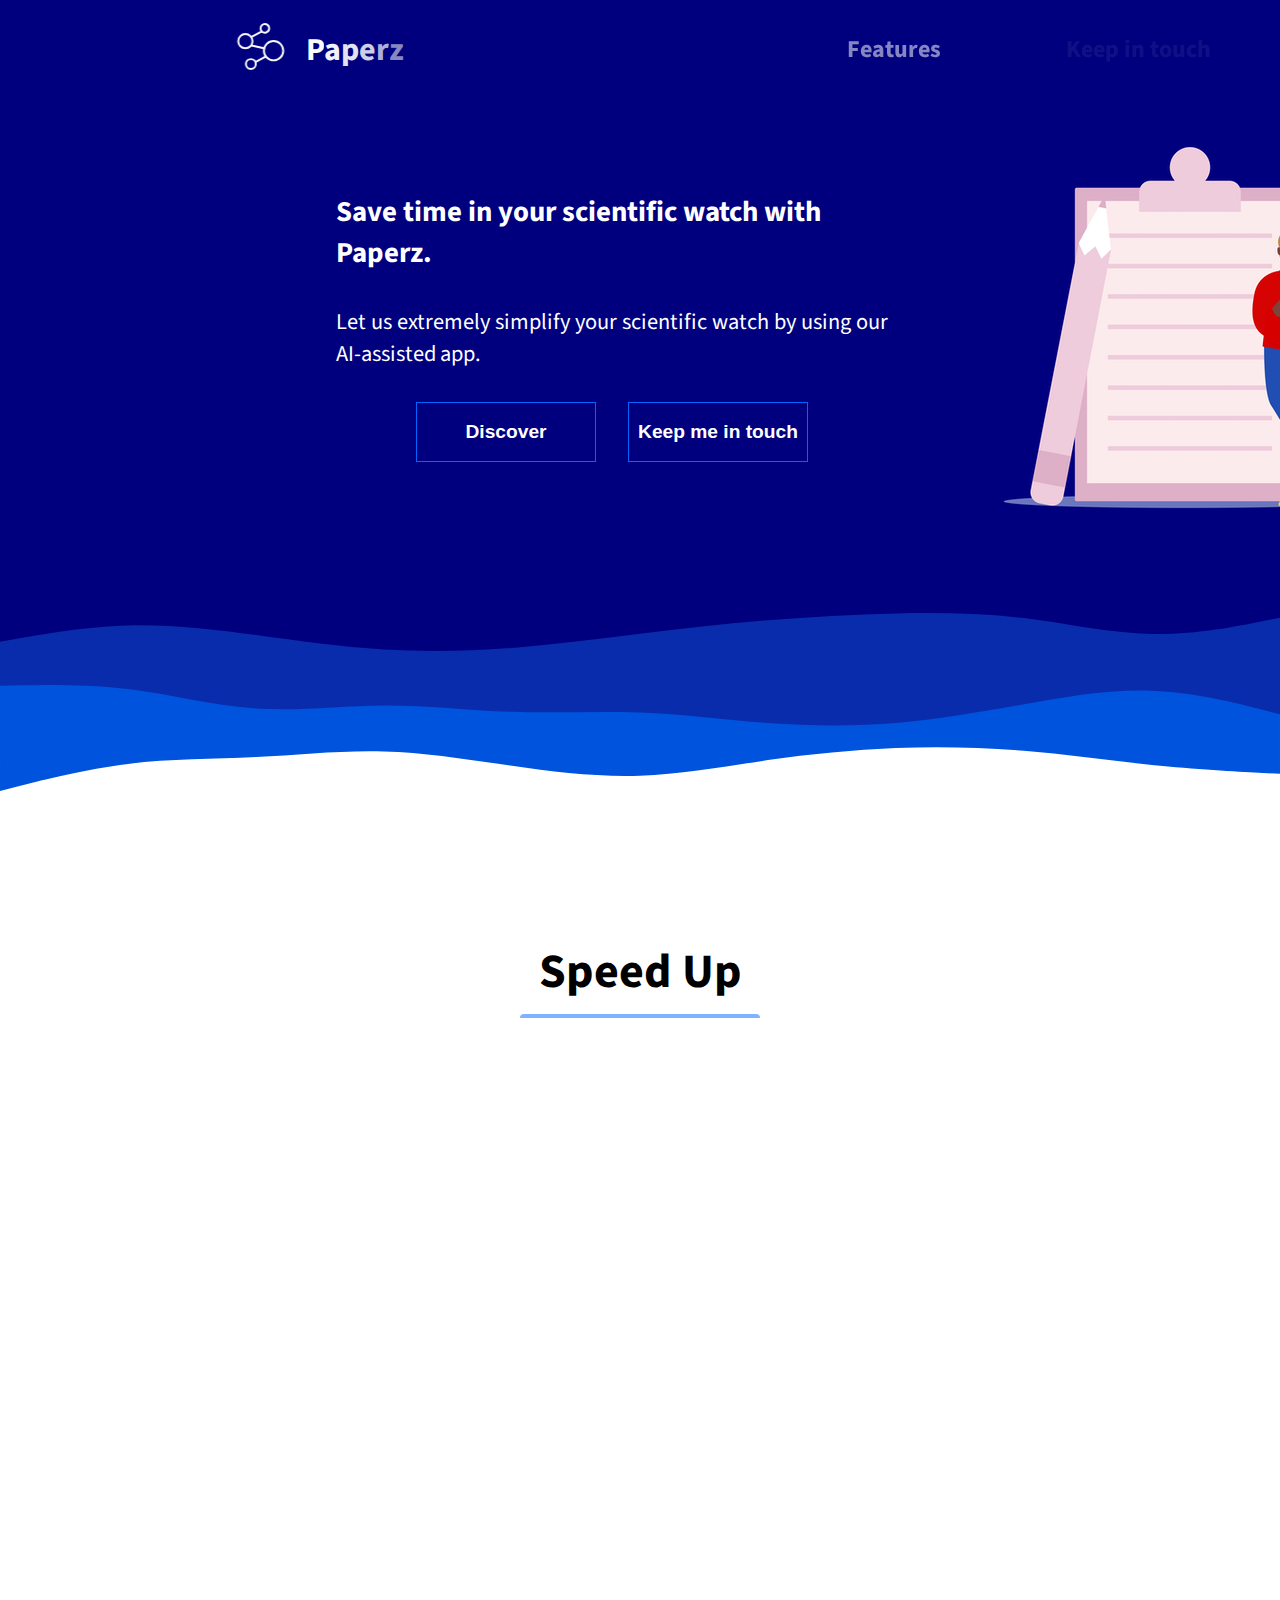
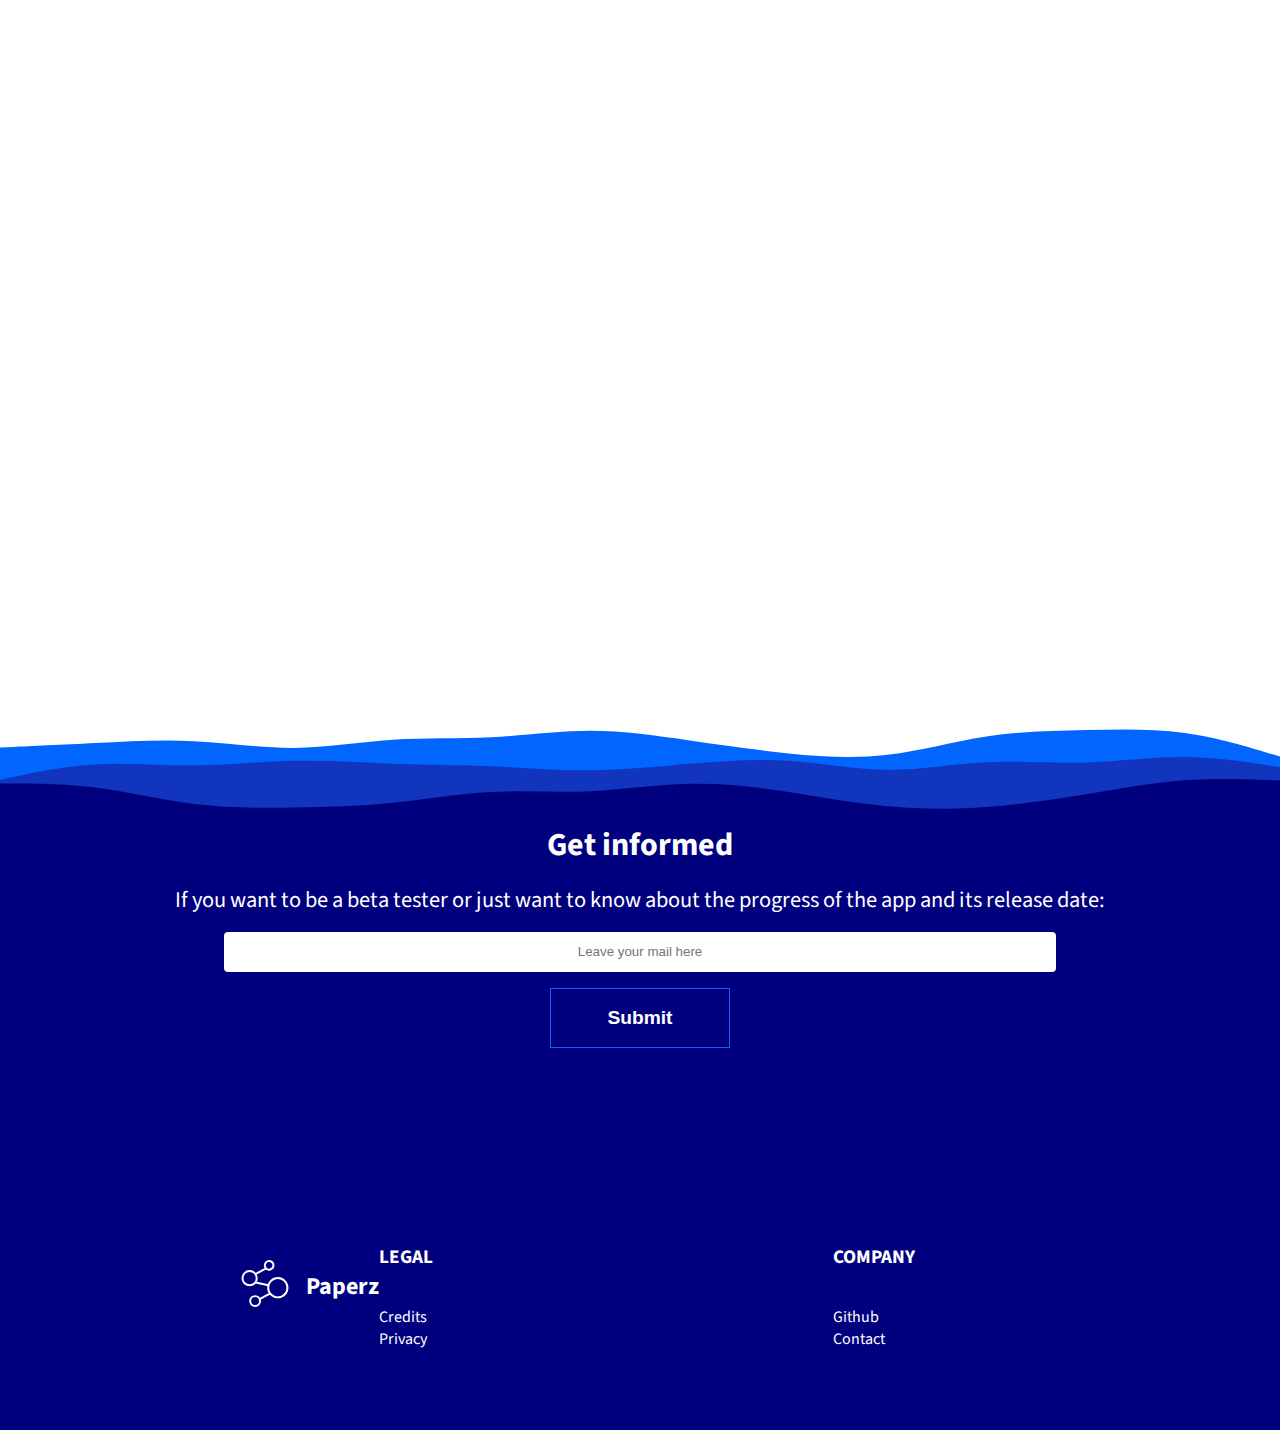
<file: index.html>
<!DOCTYPE html>
<html lang="en">
<head>
	<meta charset="UTF-8">
	<meta http-equiv="X-UA-Compatible" content="IE=edge">
	<meta name="viewport" content="width=device-width, initial-scale=1.0">
	<link rel="stylesheet" href="style/style.css">
	<link href="https://unpkg.com/aos@2.3.1/dist/aos.css" rel="stylesheet">
	<link rel="icon" href="assets/favicon.ico" />
	<script src="https://unpkg.com/aos@2.3.1/dist/aos.js"></script>
	<script>
		document.addEventListener('DOMContentLoaded', function() {
		  AOS.init();
		});
	</script>
	<title>Paperz</title>
</head>
<body class="gradient">
	<div id="app">
		<nav id="header" class="fixed-nav bg-dark-blue progressive">
			<div class="head-nav-mobile">
				<div class="brand-container">
					<a href="#home">
						<div class="logo-container">
							<img id="logo" class="logo" src="assets/images/paperz_logo_white.svg" alt="logo de Paperz" height="50px" width="50px" />
						</div>
						<div id="brand-name" class="brand text-white">
							<span>P</span><span>a</span><span>p</span><span>e</span><span>r</span><span>z</span>
						</div>
					</a>
				</div>
				<div id="burger">
					<svg id="burger-svg" class="burger-svg-white" version="1.1" xmlns="http://www.w3.org/2000/svg" xmlns:xlink="http://www.w3.org/1999/xlink" x="0px" y="0px" width="34px" height="27px" viewBox="0 0 34 27" enable-background="new 0 0 34 27" xml:space="preserve">
						<rect  width="34" height="4"/>
						<rect y="11" width="34" height="4"/>
						<rect y="23" width="34" height="4"/>
					</svg>
				</div>
			</div>
			<div id="menu" class="buttons-container">
				<a href="#features" class="nav-buttons text-white">Features</a>
				<a href="#contact" class="nav-buttons text-white">Keep in touch</a>
			</div>
		</nav>
		<div id="home" class="text-white">
			<div class="home-container bg-dark-blue">
				<article class="article-text">
					<h1>Save time in your scientific watch with Paperz.</h1>
					<p>Let us extremely simplify your scientific watch by using our AI-assisted app.</p> 
					<div class="home-buttons-container">
						<a href="#features">
							<div class="container">
								<div class="center">
								<button class="btn">
									<svg width="180px" height="60px" viewBox="0 0 180 60" class="border">
									<polyline points="179,1 179,59 1,59 1,1 179,1" class="bg-line" />
									<polyline points="179,1 179,59 1,59 1,1 179,1" class="hl-line" />
									</svg>
									<span>Discover</span>
								</button>
								</div>
							</div>
						</a>
						<a href="#contact">
							<div class="container">
								<div class="center">
								<button class="btn">
									<svg width="180px" height="60px" viewBox="0 0 180 60" class="border">
									<polyline points="179,1 179,59 1,59 1,1 179,1" class="bg-line" />
									<polyline points="179,1 179,59 1,59 1,1 179,1" class="hl-line" />
									</svg>
									<span>Keep me in touch</span>
								</button>
								</div>
							</div>
						</a>
					</div>
				</article>
				<img src="assets/images/todolist.png" alt="business" />
			</div>
			<div class="spacer layer"></div>
		</div>
		<div id="features" class="bg-white">
			<div class="features-title">
				<h1>Speed Up</h1>
				<div class="underline"></div>
			</div>
			<article data-aos="zoom-in" data-aos-duration="500" class="feature-card">
				<div class="text">
					<h2>Searching</h2>
					<p>by using our complete <span>sarch tool</span> to <span>find</span>, <spa>filter</span> and <span>sort</span> what you want and <span>get suggestions</span> about what you are reading.</p>
				</div>
				<div class="card-img">
					<img src="assets/images/1.jpg"/>
				</div>
			</article>
			<article data-aos="zoom-in" data-aos-duration="500" class="feature-card">
				<div class="down-on-resize card-img">
					<img src="assets/images/2.jpg"/>
				</div>
				<div class="text">
					<h2>Reading</h2>
					<p>using our article <span>summarize</span> and  <span>translation</span> features to optimize your reading. You <span>keep access</span> to the original article through an <span>ergonomic</span> interface.</p>
				</div>
			</article>
			<article data-aos="zoom-in" data-aos-duration="500" class="feature-card">
				<div class="text">
					<h2>Article bundling</h2>
					<p>by creating <span>personal reviews</span> that you can <span>annotate</span> and <span>publish</span>. You can also <span>search</span> for existing and people's public <span>personnal reviews</span> to start your search with good foundations.</p>
				</div>
				<div class="card-img">
					<img src="assets/images/3.jpg"/>
				</div>
			</article>
			<article data-aos="zoom-in" data-aos-duration="500" class="feature-card">
				<div class="down-on-resize card-img">
					<img src="assets/images/4.jpg"/>
				</div>
				<div class="text">
					<h2>Sharing</h2>
					<p>your work by <span>publishing</span> your personnal reviews or <span>giving access</span> to people to <span>collaborate</span> on your personnal review. </p>
				</div>
			</article>
		</div>
		<div class="spacer-foot layer-foot"></div>
			<div id="contact" class="text-white bg-dark-blue">
				<h2>Get informed</h2>
				<p>If you want to be a beta tester or just want to know about the progress of the app and its release date:</p>
				<form >
					<input type="text" id="fname" name="firstname" placeholder="Leave your mail here">
				</form>
				<div class="container">
					<div class="center">
						<button class="btn">
							<svg width="180px" height="60px" viewBox="0 0 180 60" class="border">
							<polyline points="179,1 179,59 1,59 1,1 179,1" class="bg-line" />
							<polyline points="179,1 179,59 1,59 1,1 179,1" class="hl-line" />
							</svg>
							<span>Submit</span>
						</button>
					</div>
				</div>
			</div>
			<div id="footer" class="bg-dark-blue">
				<div class="brand-container">
					<div class="logo-container">
						<img class="logo" src="assets/images/paperz_logo_white.svg" alt="logo de Paperz" height="50px" width="50px" />
					</div>
					<div class="text-white">
						<h2>Paperz</h2>
					</div>
				</div>
				<div id="footer-info">
					<section class="text-white">
						<h3>LEGAL</h3>
						<div class="footer-items">
							<a href="">Credits</a>
							<a href="">Privacy</a>
						</div>
					</section>
					<section class="text-white">
						<h3>COMPANY</h3>
						<div class="footer-items">
							<a href="">Github</a>
							<a href=>Contact</a>
						</div>
					</section>

				</div>
			</div>
		</div>
	</div>
	<script>
	  var scrollpos = window.scrollY;
		var nav = document.getElementById("header");
		var brandName = document.getElementById("brand-name")
		var logo = document.getElementById("logo")
		var navButtons = document.querySelectorAll(".nav-buttons");
		var burger = document.getElementById("burger-svg");
		var menuButton = document.querySelector('#burger');
		var menu = document.querySelector('#menu');

		document.addEventListener("scroll", function () {
			scrollpos = window.scrollY;

			if (scrollpos > 10) {
				nav.classList.add("bg-white");
				nav.classList.add("shadow");
				logo.src = "assets/images/paperz_logo_blue.svg"
				brandName.classList.add("text-blue");
				burger.classList.replace('burger-svg-white', 'burger-svg-blue');
				for (var i = 0; i < navButtons.length; i++) {
					navButtons[i].classList.add("text-blue");
				}
			} else if (menu.classList.contains('buttons-container')){
				nav.classList.remove("bg-white");
				brandName.classList.remove("text-blue");
				nav.classList.remove("shadow");
				burger.classList.replace('burger-svg-blue', 'burger-svg-white');
				logo.src = "assets/images/paperz_logo_white.svg"
				for (var i = 0; i < navButtons.length; i++) {
					navButtons[i].classList.remove("text-blue");
				}
			}
		});
	</script>
	<script>
		if (window.matchMedia("(max-width: 1024px)").matches) {

				menuButton.addEventListener('click', function () {
					classList = menu.classList
					if (classList.contains('buttons-container')) {
						nav.classList.add("bg-white");
						nav.classList.add("shadow");
						logo.src = "assets/images/paperz_logo_blue.svg"
						brandName.classList.add("text-blue");
						classList.replace('buttons-container', 'burger-on');
						burger.classList.replace('burger-svg-white', 'burger-svg-blue');
						for (var i = 0; i < navButtons.length; i++) {
							navButtons[i].classList.add("text-blue");
						}
					} else {
						if (scrollpos === 0) {

							nav.classList.remove("bg-white");	
							brandName.classList.remove("text-blue");
							nav.classList.remove("shadow");
							burger.classList.replace('burger-svg-blue', 'burger-svg-white');
							logo.src = "assets/images/paperz_logo_white.svg"
							for (var i = 0; i < navButtons.length; i++) {
								navButtons[i].classList.remove("text-blue");
							}
						}
						classList.replace('burger-on', 'buttons-container');
					}
				});
			}

	</script>
	<!-- <script src="https://cdn.jsdelivr.net/npm/vue@2/dist/vue.js"></script>
	<script src="https://unpkg.com/vue/dist/vue.js"></script>
	<script src="https://unpkg.com/vue-router/dist/vue-router.js"></script> -->
	<!-- <script type="text/javascript" src="vue.js"></script> -->
	<script src="https://cdnjs.cloudflare.com/ajax/libs/gsap/3.9.1/gsap.min.js"></script>
	<script type="text/javascript" src="app.js"></script>
	
</body>
</html>
</file>
<file: style/style.css>
@import url('https://fonts.googleapis.com/css2?family=Source+Sans+Pro&display=swap');

:root{
	--dark-blue: #00007E;
	--light-blue: #0066FF;
	--wave-header: url('../assets/wave-header.svg');
	--wave-footer: url('../assets/wave-foot.svg');
}

body, html {
	scroll-behavior: smooth;
	margin: 0;
	padding: 0;
	overflow-x: hidden;
	font-family: 'Source Sans Pro', sans-serif;
}

input[type=text]{
	width: 50rem;
	padding: 1rem;
	height: 0.5rem;
	border: none; 
	border-radius: .25rem;
	text-align: center;
}

#burger {
	display: none;
}
.shadow {
	box-shadow: 0 1px 3px rgba(0,0,0,0.12), 0 1px 2px rgba(0,0,0,0.24);
}

.text-white {
	color: white;
}

.text-blue {
	color: var(--light-blue);
}

.bg-dark-blue {
	background-color: var(--dark-blue);
}

.bg-white {
    --tw-bg-opacity: 1;
    background-color: rgba(255,255,255,var(--tw-bg-opacity));
}

.progressive {
    transition-duration: .3s;
}



#header {
	display: flex;
	flex-direction: row;
	align-items: center;
	justify-content: space-between;
}

.fixed-nav {
	position: fixed;
	padding: 1rem 15rem 1rem 15rem;
	top: 0;
	right: 0;
	left: 0;
	z-index: 30;
}

nav .brand-container a{
	display: flex;
	flex-direction: row;
	align-items: center;
	gap: 1rem;
	text-decoration: none;
}

nav .brand, #footer span{
	font-size: 2rem;
	font-weight: bold;
}

nav .buttons-container {
	display: flex;
	flex-direction: row;
	align-items: center;
	flex-wrap: wrap;
}

nav .buttons-container .nav-buttons{
	text-decoration: none;
	text-align: center;
	font-size: 1.5rem;
	font-weight: bold;
	padding: 1rem
}

nav .buttons-container .nav-buttons:hover {
	color: #c0c0c0;
}

.spacer {
	aspect-ratio: 900/200;
	width: 100%;
	background-repeat: no-repeat;
	background-position: center;
	background-size: cover;
}

.layer{
	background-image: var(--wave-header)
}

.spacer-foot {
	aspect-ratio: 900/100;
	width: 100%;
	background-repeat: no-repeat;
	background-position: center;
	background-size: cover;
}

.layer-foot{
	background-image: var(--wave-footer)
}

.home-container {
	display: flex;
	flex-direction: row;
	align-items: center;
	justify-content: space-between;
	margin: 0;
	padding-top: 6rem;
	padding-left: 15rem;
	padding-right: 20rem;
}

.home-buttons-container {
	display: flex;
	flex-direction: row;
	align-items: center;
	justify-content: space-between;
	padding-right: 5rem;
	padding-left: 5rem;
}

.article-text {
	display: flex;
	flex-direction: column;
	margin: 5rem;
	max-width: 40rem;
}


#home img{
	display: block;
	margin: auto;
	max-width: 100%;
	height: auto;
}

#home h1 {
	font-size: 1.8rem;
}
#home p{
	text-align: justify;
	font-size: 1.4rem;
}

#home h1,p {
	margin: 0;
	padding: 1rem;
}

.features-title {
	display: flex;
	flex-direction: column;
	align-items: center;
	padding-top: 6rem;
	text-align: center;
}

.features-title h1 {
	font-size: 3rem;
	padding: 0;
	margin: 0;
	margin-bottom: .5rem;
}

.features-title .underline {
	background: var(--light-blue);
	border-top-left-radius: .25rem;
	border-top-right-radius: .25rem;
	opacity: 0.5;
	height: 0.25rem;
	width: 15rem;

}

.feature-card {
	display: flex;
	flex-direction: row;
	align-items: center;
	justify-content: center;
}

.feature-card img {
	display: block;
	max-width: 100%;
	height: auto;
}

.feature-card .card-img {
	width: 30%;
	padding: 1.5rem;
}
.feature-card .text {
	max-width: 30rem;
	text-align: left;
	align-items: center;
}

.feature-card .text p{
	padding: 0;
	font-size: 1rem;
}
.feature-card .text h2 {
	font-size: 2rem;
}
.feature-card .text h2, .feature-card .text span{
	color: var(--light-blue);
	font-weight: bold;
}
#contact {
	display: flex;
	flex-direction: column;
	align-items: center;
}
#contact h2{
	margin: 0;
	font-size: 2rem;
	font-weight: bold;
}
#contact p {
	font-size: 1.4rem;
	font-weight: normal;
}

#footer .brand-container {
	display: flex;
	flex-direction: row;
	align-items: center;
	gap: 1rem;
}

#footer h3{
	font-size: 1.2rem;
}

#footer {
	display: flex;
	flex-direction: row;
	align-items: center;
	justify-content: space-between;
	padding: 10rem 40rem 5rem 15rem;
}

#footer-info {
	display: flex;
	flex-direction: row;
	align-items: center;
	justify-content: space-between;
	gap: 25rem;
}

#footer section{
	display: flex;
	flex-direction: column;
	color: white;
	gap: 1rem;
	text-decoration: none;
}

#footer section a{
display: flex;
	flex-direction: column;
	color: white;
	gap: 1rem;
	text-decoration: none;
}





.container {
  padding: 1rem;
  position: relative;
  display: flex;
  justify-content: center;
  align-items: center;
}

.center {
  width: 180px;
  height: 60px;
  position: relative;
}

.btn {
  width: 180px;
  height: 60px;
  cursor: pointer;
  background: transparent;
  border: 1px solid var(--light-blue);
  outline: none;
  transition: 1s ease-in-out;
}

.btn svg {
  position: absolute;
  left: 0;
  top: 0;
  fill: none;
  stroke: #fff;
  stroke-dasharray: 150 480;
  stroke-dashoffset: 150;
  transition: 1s ease-in-out;
}

.btn:hover {
  transition: 1s ease-in-out;
  background: var(--light-blue);
}

.btn:hover svg {
  stroke-dashoffset: -480;
}

.btn span {
  color: white;
  font-size: 1.2rem;
  font-weight: bold;
}

@media screen and (max-width:1024px) {
	#header {
		display: flex;
		flex-direction: column;
		align-items: start;
		justify-content: space-between;
		padding: 1rem 2rem;
	}
	.fixed-nav {
		position: fixed;
		padding: 1rem 1rem 1rem 1rem;
		top: 0;
		right: 0;
		left: 0;
		z-index: 30;
	}
	nav .buttons-container{
		display: none;
	}
	.burger-on {
		display: flex;
		flex-direction: column;
		align-items: start;
		flex-wrap: wrap;
		transition-duration: 4s;
	}
	.burger-on a {
		font-size: 1.5rem;
		padding-top: .5rem;
		text-decoration: none;
	}
	.home-container {
		flex-direction: column;
		display: flex;
		align-items: center;
		justify-content: space-between;
		margin-top: 2rem;
		padding-top: 2rem;
		padding-left: 1rem;
		padding-right: 1rem;
	}
	.home-buttons-container {
		display: flex;
		flex-direction: column;
		align-items: center;
		justify-content: space-between;
		padding-right: 1rem;
		padding-left: 1rem;
	}
	.article-text {
		display: flex;
		flex-direction: column;
		margin: 1rem;
		max-width: 40rem;
	}
	#home h1 {
		font-size: 1.5rem;
	}
	#home p{
		text-align: justify;
		font-size: 1.2rem;
	}
	#home img{
		display: block;
		margin: auto;
		max-width: 60%;
		height: auto;
	}
	.features-title {
		display: flex;
		flex-direction: column;
		align-items: center;
		padding-top: 6rem;
		text-align: center;
	}
	.feature-card {
		display: flex;
		flex-direction: column;
		align-items: center;
		justify-content: center;
	}
	.down-on-resize{
		order: 1;
	}
	.feature-card .card-img {
		width: 100%;
		padding: 1.5rem;
	}
	.feature-card .text {
		max-width: 30rem;
		text-align: left;
		padding: 1rem;
		text-align: justify;
	}
	#contact h2{
		margin: 0;
		font-size: 1.5rem;
		font-weight: bold;
	}
	#contact p {
	font-size: 1rem;
	font-weight: normal;
	}
	input[type=text]{
		width: 20rem;
		padding: 1rem;
		height: 0.5rem;
		border: none; 
		border-radius: .25rem;
		text-align: center;
	}
	#footer {
		display: flex;
		flex-direction: column;
		justify-content: space-between;
		padding: 5rem 1rem 2rem 1rem;
	}
	#footer-info {
		display: flex;
		flex-direction: column;
		align-items: start;
		gap: 1rem;
		padding-left: 2rem;
		width: 100vw;
	}
	#footer section .footer-items{
		display: flex;
		flex-direction: row;
		color: white;
		gap: 1rem;
		text-decoration: none;
	}
	#footer section{
		display: flex;
		flex-direction: column;
		color: white;
		gap: 0rem;
		text-decoration: none;
	}
	#footer h2{
		font-size: 2rem;
		font-weight: bold;
	}
	#footer .brand-container {
		display: flex;
		flex-direction: row;
		align-items: center;
		gap: 1rem;
	}
	#home{
		padding-top: 1rem;
	}
	#burger {
		display: flex;
		cursor: pointer;
		transition-duration: .3s
	}
	.head-nav-mobile {
		display: flex;
		flex-direction: row;
		align-items: center;
		justify-content: space-between;
		width: 100%
	}
	.burger-svg-white {
		fill: white;
	}
	.burger-svg-blue {
		fill: var(--light-blue)
	}

}
</file>
